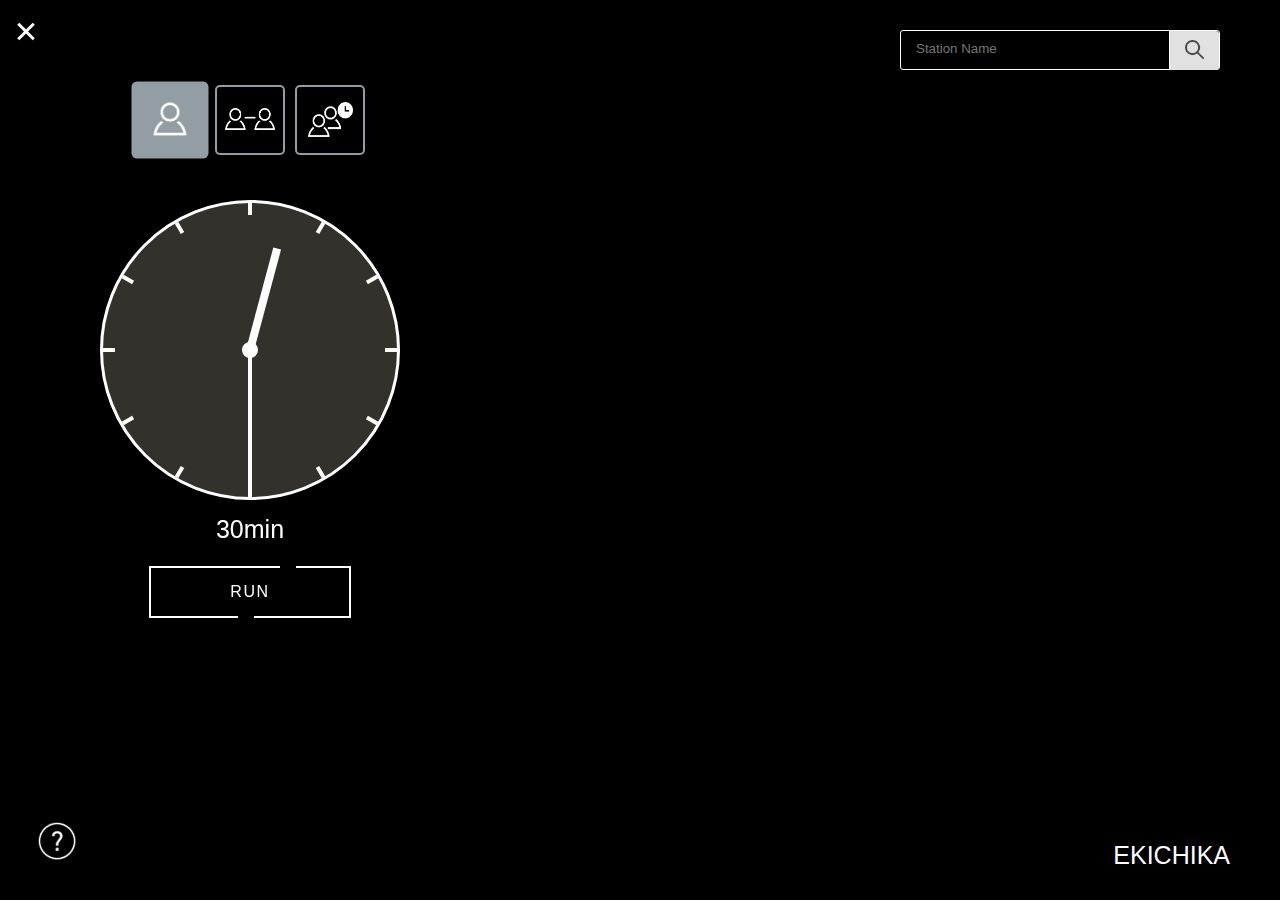
<file: ekichika/index.html>
<!DOCTYPE html>
<meta charset="utf-8" />
<title>EKICHIKA</title>
<style>
  .html {
    font-family: "Lora", serif;
    font-family: "Ubuntu", sans-serif;
  }

  .body {
    height: auto;
    width: auto;
  }

  .background {
    fill: black;
    pointer-events: all;
  }

  #states {
    fill: grey;
  }

  #state-borders {
    fill: none;
    stroke: black;
    /* stroke-width: 1.5px; */
    stroke-linejoin: round;
    stroke-linecap: round;
    pointer-events: none;
  }

  .wave {
    pointer-events: none;
  }

  .text {
    pointer-events: none;
  }


  #title{
    color: #fff;
    position: absolute;
    /* right: 410px; */
    /* top: 30px; */
    /* left: 180px;
    top: 15px; */
    bottom: 30px;
    right: 50px;
    font-size: 25px;
  }
</style>

<link rel="preconnect" href="https://fonts.googleapis.com" />
<link rel="preconnect" href="https://fonts.gstatic.com" crossorigin />
<link href="https://fonts.googleapis.com/css2?family=Lora&family=Ubuntu:wght@300&display=swap" rel="stylesheet" />
<link rel="stylesheet" href="sidebar.css" />
<link rel="stylesheet" href="button.css" />
<link rel="stylesheet" href="form.css" />
<link rel="stylesheet" href="clock.css" />
<link rel="stylesheet" href="menu.css" />
<link rel="stylesheet" href="search.css" />
<link rel="stylesheet" href="modal.css" />
<link rel="stylesheet" href="ekilist.css" />
<link rel="stylesheet" href="goalStations.css" />
<link rel="stylesheet" href="fukidashi.css" />
<link rel="stylesheet" href="denkouKeijiban.css" />

<body bgcolor="black">
  <!-- >>> for sidebar >>> -->
  <input type="checkbox" class="openSidebarMenu" id="openSidebarMenu" checked />
  <label for="openSidebarMenu" class="sidebarIconToggle">
    <div class="spinner diagonal part-1"></div>
    <div class="spinner horizontal"></div>
    <div class="spinner diagonal part-2"></div>
  </label>
  <div id="sidebarMenu">
    <p class="ledText" id="ledText"><span id="keiziban" >駅を2つ以上選んでください</span></p>
    <!-- <div class="wrapper"> -->
    <!-- >>> for search >>> -->

    <!-- <div class="cp_iptxt">
        <input class="ef" type="text" placeholder="" id="inputEkiname" />
        <label>Station Name</label>
        <span class="focus_line"></span>
      </div>

      <a href="javascript:ekiSearch();" class="btn btn-svg" id="search">
        <svg>
          <rect x="2" y="2" rx="0" fill="none" width="200" height="50"></rect>
        </svg>
        <span>SEARCH</span>
      </a>
      <br /> -->

    <!-- </div> -->
    <!-- <<< for search <<< -->

    <!-- >>> for menu >>> -->


    <div class="container" id="container">
      <div class="radio-tile-group">
        <!-- <form name="formMenu"> -->
          <div class="input-container">
            <input id="one" class="radio-button" type="radio" name="radio" checked value="one"
            onchange="onMenuChange()" />
            <div class="radio-tile">
              <div class="icon one-icon">
                <img src="./fig/one_.png" width="30" height="30" />
              </div>
            </div>
          </div>
          <p class="fukidashi">ひとりでどこまでいけるかな</p>
          
          <div class="input-container">
            <input id="meet" class="radio-button" type="radio" name="radio" value="meet" onchange="onMenuChange()" />
            <div class="radio-tile">
              <div class="icon meet-icon">
                <img src="./fig/meet_.png" width="50" height="22" />
              </div>
            </div>
          </div>
          <p class="fukidashi">どこに集合しようかな</p>
          
          <div class="input-container">
            <input id="meetWithTime" class="radio-button" type="radio" name="radio" value="meetWithTime"
            onchange="onMenuChange()" />
            <div class="radio-tile">
              <div class="icon car-icon">
                <img src="./fig/meetWithTime_.png" width="45" height="35" />
              </div>
            </div>
          </div>
          <p class="fukidashi">みんなでどこまでいけるかな</p>
        <!-- </form> -->
      </div>
    </div>
    <!-- <<< for menu <<< -->

    <!-- >>> for clock >>> -->
    <div class="wrapper">


      <div id="clockAndTime">
        <div class="clock" id="clock" draggable="true">
          <div class="scale" id="scale"></div>
          <div class="hour line"></div>
          <div class="min line" draggable="true" id="minLine"></div>
        </div>
        <div id="setTime" class="wrapper"></div>
        <br />
      </div>

      <a href="javascript:run();" class="btn btn-svg">
        <svg>
          <rect x="2" y="2" rx="0" fill="none" width="200" height="50"></rect>
        </svg>
        <span>RUN</span>
      </a>
    </div>
    <!-- <<< for clock <<< -->
    <!-- <br> -->
    <div id="selectedEkilist">
    </div>
    <div id="goalStations">
      <div id="goalGreen"><span class="border-radius green"></span><span id="goalGreenName" class="padleft">茗荷谷</span><br><span class="border-radius"></span><span id="goalGreenTime" class="padleft">25min</span></div>
      <div id="goalPurple"><span class="border-radius purple"></span><span id="goalPurpleName" class="padleft">押上（東京スカイツリー前）</span><br><span class="border-radius"></span><span id="goalPurpleTime" class="padleft">30min</span></div>
      <div id="goalOne"><span class="border-radius green"></span><span class="border-radius purple"></span><span id="goalOneName" class="padleft">押上（東京スカイツリー前）</span><br><span class="border-radius"></span><span class="border-radius"></span><span id="goalOneTime" class="padleft">30min</span></div>
    </div>
    <div id="open">
      <img src="fig/help.png" width="40px" height="40px" />
    </div>
  </div>



  <div id="mask" class="hidden"></div>
  <section id="modal1" class="hidden modal">
    <p>
      <strong>使い方</strong><br />
      1. スタートにしたい駅をクリックする．<br />
      2. マウスを使って時計をセッティングする．<br />
      3. RUNボタンを押す．<br />
      <br />
      設定した時間内にスタートから到達できる駅が表示されます．
    </p>
    <div id="close1" class="close">Close</div>
  </section>
  <section id="modal2" class="hidden modal">
    <p>
      <strong>使い方</strong><br />
      1. 集合する複数人の最寄り駅をクリックする．<br />
      2. RUNボタンを押す．<br />
      <br />
      最も早く集合できる駅が
      <strong><span class="textGreen">黄緑色</div>
      </strong>
      で表示され，<br />集まりやすい大きな駅が
      <strong>
        <span class="textPuple">紫色</div>
      </strong>
      で表示されます．
    </p>
    <div id="close2" class="close">Close</div>
  </section>
  <section id="modal3" class="hidden modal">
    <p>
      <strong>使い方</strong><br />
      1. それぞれの最寄駅をクリックする．<br />
      2. マウスを使って時計をセッティングする．<br />
      3. RUNボタンを押す．<br />
      <br />
      設定した時間以内に全員が行ける駅が
      <span class="textLightBlue"><strong>薄青色</strong></span>
      で表示されます．<br />
    </p>
    </p>
    <div id="close3" class="close">Close</div>
  </section>

  <div class="search">
    <input type="text" placeholder="Station Name" id="inputEkiname" />
    <button onclick="ekiSearch()" id="search">
      <img src="fig/search2.png" width="19px" height="19px" />
    </button>
  </div>
  
  <div id="title">EKICHIKA</div>

  <!-- <<< for sidebar <<< -->
  <script src="./d3.js" charset="utf-8"></script>
  <script src="//d3js.org/topojson.v1.min.js"></script>
  <script src="./search.js"></script>
  <script src="./clock.js"></script>
  <!--<script src="./tooltip.js"></script>-->
  <script src="./menu.js"></script>
  <script src="./ekilist.js"></script>
  <script>
    var w = window,
      d = document,
      e = d.documentElement,
      BODY = d.getElementsByTagName("body")[0];
    var width = w.innerWidth || e.clientWidth || BODY.clientWidth;
    var height = w.innerHeight || e.clientHeight || BODY.clientHeight;

    var userSetHour = 0;
    var userSetTime = 30;
    var stationQueue = [];
    var ekiNameToEkiData = {};
    var clicked_stations = new Set();
    var clicked_stations_names = new Set();
    var Greens = [];
    var Purples = [];
    var goal_station_name_ID = [];
    var goal_station_time = [];

    var mode = "one";

    d3.select(window).on("resize", resizing);

    var projection = d3
      .geoMercator()
      .scale(60000)
      .center([139.38, 35.710335]) //[139.463191, 35.710335]
      .translate([width / 2, height / 2]);

    var path = d3.geoPath().projection(projection);

    var zoom = d3
      .zoom()
      .scaleExtent([1, 200])
      .on("zoom", function (event) {
        g.selectAll("path").attr("transform", event.transform);
        //駅
        g.selectAll(".circle")
          .attr("transform", event.transform)
          .attr("r", function (d) {
            return (1.35 * Math.sqrt(d.noriire)) / Math.cbrt(event.transform.k);
          })
          .attr("stroke-width", 0.4 / Math.cbrt(event.transform.k));
        //波
        g.selectAll(".wave")
          .attr("transform", event.transform)
          .attr("r", function (d) {
            return 100 / Math.cbrt(event.transform.k);
          })
          .attr("stroke-width", 0.2 / Math.cbrt(event.transform.k));
        //線
        g.selectAll("line")
          .attr("transform", event.transform)
          .attr("stroke-width", 2 / Math.cbrt(event.transform.k));
        //境界
        g.selectAll("#state-borders").attr(
          "stroke-width",
          1.5 / Math.cbrt(event.transform.k)
        );
        //tooltip
        resizeStationTooltip(event);
        hideStationTooltipOnZoom(event);
        //テキスト
        if (event.transform.k > 6) {
          g.selectAll("text")
            .attr("transform", event.transform)
            .attr("font-size", function (d) {
              return (
                (0.6 * Math.sqrt(d.noriire)) / Math.cbrt(event.transform.k)
              );
            })
            .attr("dy", function (d) {
              return (
                (0.2 * Math.sqrt(d.noriire)) / Math.cbrt(event.transform.k)
              );
            })
            .attr("opacity", (event.transform.k - 6) / 5);
        } else {
          g.selectAll("text").attr("opacity", 0);
        }
      });

    var svg = d3
      .select("body")
      .append("svg")
      .attr("width", width)
      .attr("height", height)
      .attr("x", 0)
      .attr("y", 0);

    var g = svg.append("g").call(zoom);

    g.append("rect")
      .attr("class", "background")
      .attr("width", width)
      .attr("height", height)
      .on("click", reset_selections);
    // .attr("stroke", "lightgrey")
    // .attr("stroke-width", 20);

    function reset_selections() {
      g.selectAll(".wave").remove();
      // g.selectAll(".wave_in").remove();
      g.selectAll("circle").attr("fill-opacity", 0.2).attr("fill", "white");
      g.selectAll("line")
        .transition()
        .duration(500)
        .ease(d3.easeLinear)
        .attr("opacity", 1);
      clicked_stations.clear();
      clicked_stations_names.clear();
      last_center_station = NaN;
      insertAllSelectedEkilist();
    }

    showMap().then(() => {
      d3.csv("joinWithIdoKeido.csv")
        .then(function (data) {
          showline(data);
        })
        .then(() => {
          d3.csv("data.csv").then(function (data) {
            data.forEach(function (d) {
              ekiNameToEkiData[d.name] = d;
            });
            showCircle(data);
          });
        });
    });

    function showMap() {
      return new Promise((resolve) => {
        d3.json("./tokyo.topojson")
          .then(function (tk) {
            var tokyo = topojson.feature(tk, tk.objects.tokyo);
            g.append("g")
              .attr("id", "states")
              .selectAll("path")
              .data(tokyo.features)
              .enter()
              .append("path")
              .attr("d", path);
            // .on("click", clicked);

            g.append("path")
              .datum(
                topojson.mesh(tk, tk.objects.tokyo, function (a, b) {
                  return a !== b;
                })
              )
              .attr("id", "state-borders")
              .attr("stroke-width", 1.5)
              .attr("d", path);
          })
          .then(() => {
            resolve(true);
          });
      });
    }

    function showline(data) {
      function position(p) {
        p.attr("x1", function (d) {
          return projection([d.fromIdo, d.fromKeido])[0];
        });
        p.attr("y1", function (d) {
          return projection([d.fromIdo, d.fromKeido])[1];
        });
        p.attr("x2", function (d) {
          return projection([d.toIdo, d.toKeido])[0];
        });
        p.attr("y2", function (d) {
          return projection([d.toIdo, d.toKeido])[1];
        });
        p.attr("stroke", function (d) {
          return "rgb(" + d.r + "," + d.g + "," + d.b + ")";
        });
        p.attr("class", function (d) {
          return (
            "s" + d.fromID + "_" + d.toID + " " + "s" + d.toID + "_" + d.fromID
          );
        });
      }
      var links = g
        .selectAll("line")
        .data(data)
        .enter()
        .append("line")
        .attr("stroke-width", 2)
        .attr("class", function (d) {
          return (
            "s" + d.fromID + "_" + d.toID + " " + "s" + d.toID + "_" + d.fromID
          );
        })
        .call(position);

      links.append("title").text(function (d) {
        return d.routeName;
      });
    }

    function showCircle(data) {
      function position(p) {
        p.attr("cx", function (d) {
          return projection([d.ido, d.keido])[0];
        });
        p.attr("cy", function (d) {
          return projection([d.ido, d.keido])[1];
        });
        p.attr("r", function (d) {
          return 1.35 * Math.sqrt(d.noriire);
        });
        p.attr("stroke-width", 0.4);
        p.attr("id", function (d) {
          return d.name + d.GroupID;
        });
      }

      var circle = g
        .selectAll("circle")
        .data(data)
        .enter()
        .append("circle")
        .sort(order)
        .attr("class", "circle")
        .attr("fill", "white")
        .attr("fill-opacity", 0.2)
        .attr("stroke", "white")
        .call(position);


      // circle.on("mouseover", onMouseover).on("mouseout", onMouseout);
      function order(a, b) {
        return b.noriire - a.noriire;
      }

      circle.on("click", function (event, d) {
        if (mode == "one") {
          console.log(d);
          if (clicked_stations_names.has(d.name + d.GroupID)){
            clicked_stations.clear(); //空にする
            clicked_stations_names.clear();
            console.log(clicked_stations);
            console.log(clicked_stations_names);
            g.selectAll("circle")
                .transition()
                .duration(500)
                .ease(d3.easeLinear)
                .attr("fill-opacity", 0.2)
                .attr("fill", "white");
            g.selectAll(".wave").remove();
          } else {
            clicked_stations.clear(); //空にする
            clicked_stations_names.clear();
            clicked_stations.add(d.GroupID);
            clicked_stations_names.add(d.name + d.GroupID);

            console.log(clicked_stations);
            console.log(clicked_stations_names);
            g.selectAll("circle")
                .transition()
                .duration(500)
                .ease(d3.easeLinear)
                .attr("fill-opacity", 0.2)
                .attr("fill", "white");
            g.selectAll(".wave").remove();
            d3.select(this)
                .transition()
                .duration(500)
                .ease(d3.easeLinear)
                .attr("fill-opacity", 1)
                .attr("fill", "red");

            var circle_cx = d3.select(this).attr("cx");
            var circle_cy = d3.select(this).attr("cy");
            var circle_transform = d3.select(this).attr("transform");
            var kakudairitu = 0.2 / d3.select(this).attr("stroke-width");
            // 選択した駅から波動を発生させる
            var wave = g
                .append("circle")
                .attr("class", "wave wave_out")
                .attr("stroke", "white")
                .attr("stroke-width", 0.2)
                .attr("opacity", 1)
                .attr("fill-opacity", 0)
                .attr("cx", circle_cx)
                .attr("cy", circle_cy)
                .attr("r", 0)
                .attr("transform", circle_transform);

            wave
                .append("animate")
                .attr("class", "wave_out_animation")
                .attr("attributeName", "r")
                .attr("begin", "0s")
                .attr("dur", "1s")
                .attr("from", "0")
                .attr("to", "25")
                .attr("repeatCount", "indefinite");
          }
        } else {
          console.log(d);
        //   clicked_stations.add(d.GroupID);
          if (clicked_stations_names.has(d.name + d.GroupID)){
            clicked_stations_names.delete(d.name + d.GroupID)
            console.log(clicked_stations_names);
            if (Greens.length > 0 && Greens[0] == d.name + d.GroupID){
                d3.select(this)
                    .transition()
                    .duration(500)
                    .ease(d3.easeLinear)
                    .attr("fill-opacity", 1)
                    .attr("fill", "lime");
            } else if (Purples.length > 0 && Purples[0] == d.name + d.GroupID){
                d3.select(this)
                    .transition()
                    .duration(500)
                    .ease(d3.easeLinear)
                    .attr("fill-opacity", 1)
                    .attr("fill", "darkviolet");
            } else {
                d3.select(this)
                    .transition()
                    .duration(500)
                    .ease(d3.easeLinear)
                    .attr("fill-opacity", 0.2)
                    .attr("fill", "white");
            }
            g.select(".wave_" + d.name).remove();
          } else {
            clicked_stations_names.add(d.name + d.GroupID);
            // console.log(clicked_stations);
            console.log(clicked_stations_names);
            d3.select(this)
                .transition()
                .duration(500)
                .ease(d3.easeLinear)
                .attr("fill-opacity", 1)
                .attr("fill", "red");

            var circle_cx = d3.select(this).attr("cx");
            var circle_cy = d3.select(this).attr("cy");
            var circle_transform = d3.select(this).attr("transform");
            var kakudairitu = 0.2 / d3.select(this).attr("stroke-width");
            // 選択した駅から波動を発生させる
            var wave = g
                .append("circle")
                .attr("class", "wave wave_out wave_" + d.name)
                .attr("stroke", "white")
                .attr("stroke-width", 0.2)
                .attr("opacity", 1)
                .attr("fill-opacity", 0)
                .attr("cx", circle_cx)
                .attr("cy", circle_cy)
                .attr("r", 0)
                .attr("transform", circle_transform);

            wave
                .append("animate")
                .attr("class", "wave_out_animation")
                .attr("attributeName", "r")
                .attr("begin", "0s")
                .attr("dur", "1s")
                .attr("from", "0")
                .attr("to", "25")
                .attr("repeatCount", "indefinite");
          }
        }
        insertAllSelectedEkilist();
      });
      circle.on("mouseover", foldedTooltipHandlerOnCircle)
                .on("mouseout", foldedTooltipHandlerOnCircle);

      var text = g
        .selectAll("text")
        .data(data)
        .enter()
        .append("text")
        .attr("class", "text")
        .attr("fill", "black")
        .attr("text-anchor", "middle")
        .attr("stroke", "none")
        .attr("opacity", 0)
        // .style("font-family","Ubuntu")
        .call(textPosition);

      function textPosition(p) {
        p.attr("x", function (d) {
          return projection([d.ido, d.keido])[0];
        });
        p.attr("y", function (d) {
          return projection([d.ido, d.keido])[1];
        });
        p.text(function (d) {
          return d.name;
        });
        p.attr("font-size", function (d) {
          return 0.6 * Math.sqrt(d.noriire);
        });
        p.attr("dy", function (d) {
          return 0.2 * Math.sqrt(d.noriire);
        });
      }
    }

    function resizing() {
      w = window;
      e = d.documentElement;
      BODY = d.getElementsByTagName("body")[0];
      width = w.innerWidth || e.clientWidth || BODY.clientWidth;
      height = w.innerHeight || e.clientHeight || BODY.clientHeight;
      svg.attr("width", width).attr("height", height);
      svg.selectAll(".background").attr("width", width).attr("height", height);
    }

    // function openGoogleMap(d) {
    //   window.open(
    //     "https://www.google.co.jp/maps/search/%E3%83%AC%E3%82%B9%E3%83%88%E3%83%A9%E3%83%B3+" +
    //       d.name
    //   );
    // }

    var isAleradySearched = false;
    function ekiSearch() {
      isAleradySearched = true;
      var inputName = document.getElementById("inputEkiname").value;
      if (inputName.slice(-1) == "駅") {
        inputName = inputName.slice(0, -1);
      }
      console.log(inputName);
      if (ekiNameToEkiData[inputName] == undefined) {
        console.log(document.getElementById("inputEkiname").value.slice(0, 4));
        // alert(inputName + "駅が見つかりません");
        if (
          document.getElementById("inputEkiname").value.slice(0, 3) != "Not"
        ) {
          document.getElementById("inputEkiname").value =
            "Not Found : " + inputName;
        }
        return;
      }
      inputEkidata = ekiNameToEkiData[inputName];

      console.log("#" + inputEkidata.name + inputEkidata.GroupID);
      var kakudairitu =
        0.2 /
        d3
          .select("#" + inputEkidata.name + inputEkidata.GroupID)
          .attr("stroke-width");
      console.log("#" + inputEkidata.name + inputEkidata.GroupID);
      g.select("#" + inputEkidata.name + inputEkidata.GroupID)
        .transition()
        .duration(500)
        .ease(d3.easeSin, d3.easeSinInOut)
        .attr("r", function (d) {
          console.log(d);
          return (1.35 * Math.sqrt(d.noriire) * 5) / kakudairitu / 2;
        })
        .transition()
        .ease(d3.easeSin, d3.easeSinInOut)
        .attr("r", function (d) {
          return (1.35 * Math.sqrt(d.noriire)) / kakudairitu / 2;
        })
        .transition()
        .duration(500)
        .ease(d3.easeSin, d3.easeSinInOut)
        .attr("r", function (d) {
          console.log(d);
          return (1.35 * Math.sqrt(d.noriire) * 4) / kakudairitu / 2;
        })
        .transition()
        .ease(d3.easeSin, d3.easeSinInOut)
        .attr("r", function (d) {
          return (1.35 * Math.sqrt(d.noriire)) / kakudairitu / 2;
        })
        .transition()
        .duration(500)
        .ease(d3.easeSin, d3.easeSinInOut)
        .attr("r", function (d) {
          console.log(d);
          return (1.35 * Math.sqrt(d.noriire) * 3) / kakudairitu / 2;
        })
        .transition()
        .ease(d3.easeSin, d3.easeSinInOut)
        .attr("r", function (d) {
          return (1.35 * Math.sqrt(d.noriire)) / kakudairitu / 2;
        });
    }

    function clearForm() {
      console.log(document.getElementById("inputEkiname").composing);
      if (isAleradySearched) {
        document.getElementById("inputEkiname").value = "";
        isAleradySearched = false;
      }
      return;
    }

    function run() {
      if (mode == "one") {
        single_person();
      } else if (mode == "meet") {
        multi_person();
      } else if (mode == "meetWithTime") {
        multi_person_within_time();
      }
    }

    document.getElementById("inputEkiname").addEventListener("keydown", (e) => {
      if (e.keyCode == 13) {
        ekiSearch();
      }
      if (e.keyCode == 229) {
        clearForm();
      }
    });
    
    document.getElementById("inputEkiname").addEventListener("keydown", (e) => {
      if (e.keyCode == 13) {
        ekiSearch();
      }
      if (e.keyCode == 229) {
        clearForm();
      }
    });

    document.getElementById('container').addEventListener('mouseover', function(){
      document.getElementById("ledText").style.display = "none";
});
    BODY.addEventListener('click', function(){
      document.getElementById("ledText").style.display = "none";
});
    
  </script>





  <script src="./single_person.js"></script>
  <script src="./multi_person.js"></script>
  <script src="./multi_person_within_time.js"></script>
  <script src="./modal.js"></script>
  <script src="./tooltip.js"></script>
</body>
</file>
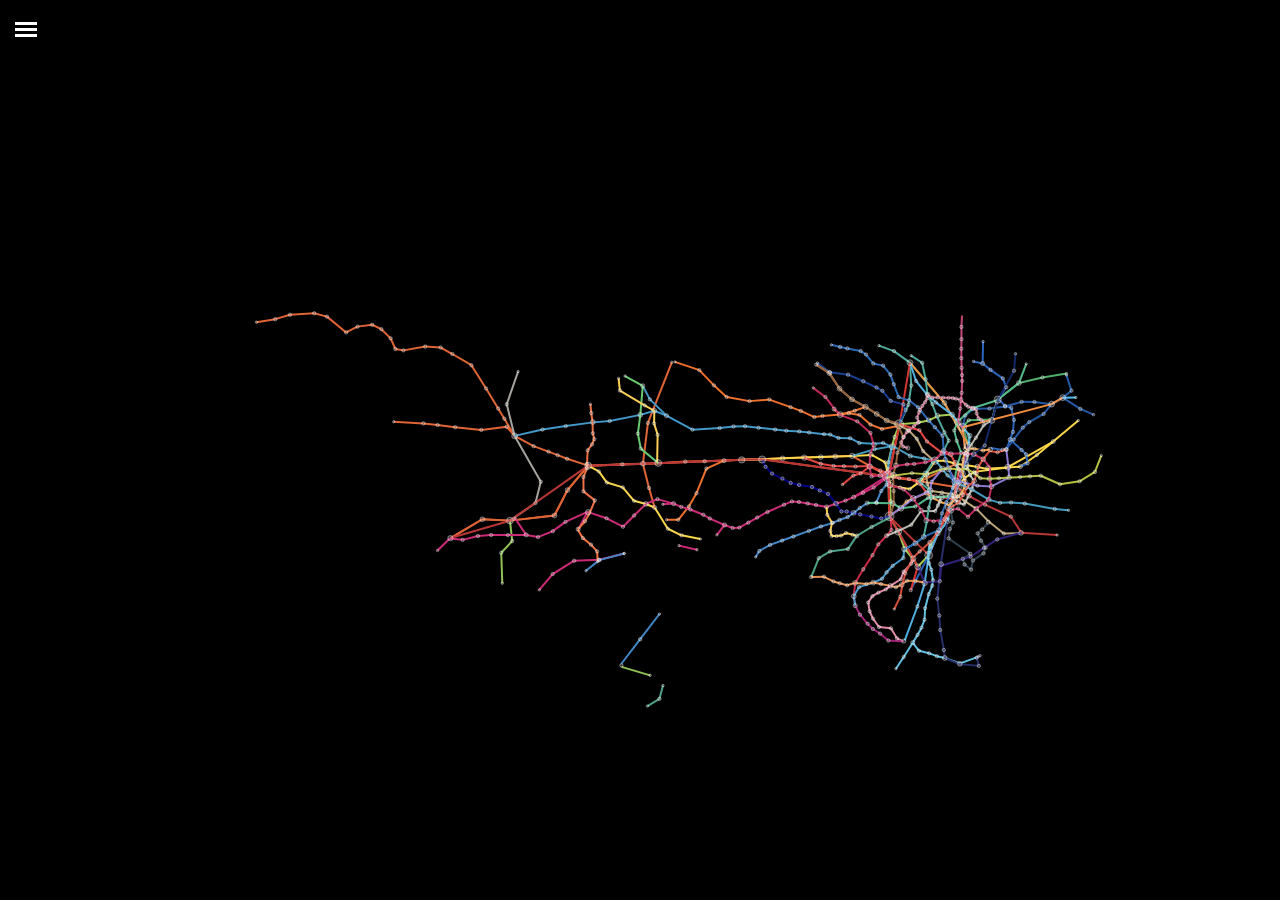
<file: ekichika/draw_tokyo.html>
<!DOCTYPE html>
<meta charset="utf-8" />
<style>
  .html {
    font-family: "Lora", serif;
    font-family: "Ubuntu", sans-serif;
  }

  .body {
    height: auto;
    width: auto;
  }

  .background {
    fill: black;
    pointer-events: all;
  }

  #states {
    fill: grey;
  }

  #state-borders {
    fill: none;
    stroke: black;
    /* stroke-width: 1.5px; */
    stroke-linejoin: round;
    stroke-linecap: round;
    pointer-events: none;
  }
  .wave {
    pointer-events: none;
  }
</style>
<!-- <link rel="preconnect" href="https://fonts.googleapis.com" />
<link rel="preconnect" href="https://fonts.gstatic.com" crossorigin />
<link
  href="https://fonts.googleapis.com/css2?family=Lora&display=swap"
  rel="stylesheet"
/> -->
<link rel="preconnect" href="https://fonts.googleapis.com" />
<link rel="preconnect" href="https://fonts.gstatic.com" crossorigin />
<link
  href="https://fonts.googleapis.com/css2?family=Lora&family=Ubuntu:wght@300&display=swap"
  rel="stylesheet"
/>
<link rel="stylesheet" href="sidebar.css" />
<link rel="stylesheet" href="button.css" />
<link rel="stylesheet" href="form.css" />
<link rel="stylesheet" href="clock.css" />
<body bgcolor="black">
  <!-- >>> for sidebar >>> -->
  <input type="checkbox" class="openSidebarMenu" id="openSidebarMenu" />
  <label for="openSidebarMenu" class="sidebarIconToggle">
    <div class="spinner diagonal part-1"></div>
    <div class="spinner horizontal"></div>
    <div class="spinner diagonal part-2"></div>
  </label>
  <div id="sidebarMenu">
    <div class="wrapper">
      <!-- >>> for search >>> -->

      <div class="cp_iptxt">
        <input class="ef" type="text" placeholder="" id="inputEkiname" />
        <label>Station Name</label>
        <span class="focus_line"></span>
      </div>
      <!-- <div id="errorDiv">hogehoge</div> -->

      <br />
      <a href="javascript:ekiSearch();" class="btn btn-svg">
        <svg>
          <rect x="2" y="2" rx="0" fill="none" width="200" height="50"></rect>
        </svg>
        <span>SEARCH</span>
      </a>
    </div>
    <!-- <<< for search <<< -->
    <!-- >>> for clock >>> -->
    <div class="wrapper">
      <div class="clock" id="clock" draggable="true">
        <div class="scale" id="scale"></div>
        <div class="hour line"></div>
        <div class="min line" draggable="true" id="minLine"></div>
      </div>
      <div id="setTime"></div>
      <br />
      <a href="javascript:show_whole_paths();" class="btn btn-svg">
        <svg>
          <rect x="2" y="2" rx="0" fill="none" width="200" height="50"></rect>
        </svg>
        <span>RUN</span>
      </a>
      <!-- <button id="runButton" onclick="show_whole_paths()">Run</button> -->
    </div>
    <script src="./clock.js"></script>
    <!-- <<< for clock <<< -->
  </div>

  <!-- <<< for sidebar <<< -->
  <script src="./d3.js" charset="utf-8"></script>
  <script src="//d3js.org/topojson.v1.min.js"></script>
  <script src="./search.js"></script>
  <script>
    var w = window,
      d = document,
      e = d.documentElement,
      BODY = d.getElementsByTagName("body")[0];
    var width = w.innerWidth || e.clientWidth || BODY.clientWidth;
    var height = w.innerHeight || e.clientHeight || BODY.clientHeight;

    var userSetHour = 0;
    var userSetTime = 30;
    var stationQueue = [];
    var ekiNameToEkiData = {};
    var clicked_stations = [];
    var goal_station_name_ID = [];
    var last_center_station = NaN;

    d3.select(window).on("resize", resizing);

    var projection = d3
      .geoMercator()
      .scale(60000)
      .center([139.463191, 35.710335])
      .translate([width / 2, height / 2]);

    var path = d3.geoPath().projection(projection);

    var zoom = d3
      .zoom()
      .scaleExtent([1, 200])
      .on("zoom", function (event) {
        g.selectAll("path").attr("transform", event.transform);
        //駅
        g.selectAll(".circle")
          .attr("transform", event.transform)
          .attr("r", function (d) {
            return (1.2 * Math.sqrt(d.noriire)) / Math.cbrt(event.transform.k);
          })
          .attr("stroke-width", 0.4 / Math.cbrt(event.transform.k));
        //波
        g.selectAll(".wave")
          .attr("transform", event.transform)
          .attr("r", function (d) {
            return 100 / Math.cbrt(event.transform.k);
          })
          .attr("stroke-width", 0.2 / Math.cbrt(event.transform.k));
        //線
        g.selectAll("line")
          .attr("transform", event.transform)
          .attr("stroke-width", 2 / Math.cbrt(event.transform.k));
        //境界
        g.selectAll("#state-borders").attr(
          "stroke-width",
          1.5 / Math.cbrt(event.transform.k)
        );
      });

    var svg = d3
      .select("body")
      .append("svg")
      .attr("width", width)
      .attr("height", height)
      .attr("x", 0)
      .attr("y", 0);

    var g = svg.append("g").call(zoom);

    g.append("rect")
      .attr("class", "background")
      .attr("width", width)
      .attr("height", height)
      .on("click", reset_selections);
    // .attr("stroke", "lightgrey")
    // .attr("stroke-width", 20);

    function reset_selections() {
      g.selectAll(".wave").remove();
      // g.selectAll(".wave_in").remove();
      g.selectAll("circle").attr("fill-opacity", 0.2).attr("fill", "white");
      g.selectAll("line")
        .transition()
        .duration(500)
        .ease(d3.easeLinear)
        .attr("opacity", 1);
      clicked_stations = [];
      last_center_station = NaN;
    }

    showMap();

    d3.csv("data.csv").then(function (data) {
      data.forEach(function (d) {
        ekiNameToEkiData[d.name] = d;
      });
      setTimeout(() => {
        showCircle(data);
      }, 250);
    });
    d3.csv("joinWithIdoKeido.csv").then(function (data) {
      setTimeout(() => {
        showline(data);
      }, 120);
    });

    function showMap() {
      d3.json("./tokyo.topojson").then(function (tk) {
        var tokyo = topojson.feature(tk, tk.objects.tokyo);
        g.append("g")
          .attr("id", "states")
          .selectAll("path")
          .data(tokyo.features)
          .enter()
          .append("path")
          .attr("d", path);
        // .on("click", clicked);

        g.append("path")
          .datum(
            topojson.mesh(tk, tk.objects.tokyo, function (a, b) {
              return a !== b;
            })
          )
          .attr("id", "state-borders")
          .attr("stroke-width", 1.5)
          .attr("d", path);
      });
    }

    function showline(data) {
      function position(p) {
        p.attr("x1", function (d) {
          return projection([d.fromIdo, d.fromKeido])[0];
        });
        p.attr("y1", function (d) {
          return projection([d.fromIdo, d.fromKeido])[1];
        });
        p.attr("x2", function (d) {
          return projection([d.toIdo, d.toKeido])[0];
        });
        p.attr("y2", function (d) {
          return projection([d.toIdo, d.toKeido])[1];
        });
        p.attr("stroke", function (d) {
          return "rgb(" + d.r + "," + d.g + "," + d.b + ")";
        });
        p.attr("class", function (d) {
          return (
            "s" + d.fromID + "_" + d.toID + " " + "s" + d.toID + "_" + d.fromID
          );
        });
      }
      var links = g
        .selectAll("line")
        .data(data)
        .enter()
        .append("line")
        .attr("stroke-width", 2)
        .attr("class", function (d) {
          return (
            "s" + d.fromID + "_" + d.toID + " " + "s" + d.toID + "_" + d.fromID
          );
        })
        .call(position);

      links.append("title").text(function (d) {
        return d.routeName;
      });
    }

    function showCircle(data) {
      function position(p) {
        p.attr("cx", function (d) {
          return projection([d.ido, d.keido])[0];
        });
        p.attr("cy", function (d) {
          return projection([d.ido, d.keido])[1];
        });
        p.attr("r", function (d) {
          return 1.2 * Math.sqrt(d.noriire);
        });
        p.attr("stroke-width", 0.4);
        p.attr("id", function (d) {
          return d.name + d.GroupID;
        });
      }

      var circle = g
        .selectAll("circle")
        .data(data)
        .enter()
        .append("circle")
        .sort(order)
        .attr("class", "circle")
        .attr("fill", "white")
        .attr("fill-opacity", 0.2)
        .attr("stroke", "white")
        .call(position);

      circle.append("title").text(function (d) {
        return d.name;
      });

      // circle.on("mouseover", onMouseover).on("mouseout", onMouseout);
      function order(a, b) {
        return b.noriire - a.noriire;
      }

      circle.on("click", function (event, d) {
        d3.select(this).attr("fill-opacity", 1).attr("fill", "red");

        var circle_cx = d3.select(this).attr("cx");
        var circle_cy = d3.select(this).attr("cy");
        var circle_transform = d3.select(this).attr("transform");
        var kakudairitu = 0.2 / d3.select(this).attr("stroke-width");
        // 選択した駅から波動を発生させる
        var wave = g
          .append("circle")
          .attr("class", "wave wave_out")
          .attr("stroke", "white")
          .attr("stroke-width", 0.2)
          .attr("opacity", 1)
          .attr("fill-opacity", 0)
          .attr("cx", circle_cx)
          .attr("cy", circle_cy)
          .attr("r", 0)
          .attr("transform", circle_transform);

        wave
          .append("animate")
          .attr("class", "wave_out_animation")
          .attr("attributeName", "r")
          .attr("begin", "0s")
          .attr("dur", "1s")
          .attr("from", "0")
          .attr("to", "25")
          .attr("repeatCount", "indefinite");

        console.log(d);
        clicked_stations.push(d.GroupID);
        console.log(clicked_stations);
      });
    }

    //runされた時呼び出される関数
    function show_whole_paths() {
      if (clicked_stations.length == 0) {
        // 何も選択せずにrunされた時
        console.log("no stations selected!");
        return;
      } else if (clicked_stations.length == 1) {
        //一回の時
        console.log("selected one station");
        d3.selectAll("line")
          .transition()
          .duration(500)
          .ease(d3.easeLinear)
          .attr("opacity", 0);
        show_within_stations(clicked_stations[0]);
        // clicked_stations = [];
        //stationQueue = [];
      } else {
        console.log("selected more than one station");
        d3.selectAll("line")
          .transition()
          .duration(500)
          .ease(d3.easeLinear)
          .attr("opacity", 0);
        show_center_station();
        // clicked_stations = [];
        //stationQueue = [];
      }
    }

    //ある駅からn分以内に行ける駅を表示する関数
    function show_within_stations(groupid) {
      within_T_min(groupid, userSetHour * 60 + userSetTime, stationQueue);
      setTimeout(() => {
        while (stationQueue.length) {
          var rinsetsu_stations = stationQueue.shift();
          g.select(".s" + rinsetsu_stations[0] + "_" + rinsetsu_stations[1])
            .transition()
            .duration(500)
            .ease(d3.easeLinear)
            .attr("opacity", 1);
        }
      }, 1000);
    }

    //複数人で待ち合わせを表示する関数
    function show_center_station() {
      meet_up(clicked_stations, 180, stationQueue, goal_station_name_ID);
      setTimeout(() => {
        while (stationQueue.length) {
          var rinsetsu_stations = stationQueue.shift();
          g.select(".s" + rinsetsu_stations[0] + "_" + rinsetsu_stations[1])
            .transition()
            .duration(500)
            .ease(d3.easeLinear)
            .attr("opacity", 1);
        }
        if (goal_station_name_ID.length > 0) {
          var center_station = goal_station_name_ID.shift();

          if (last_center_station != NaN) {
            g.select("#" + last_center_station)
              .attr("fill-opacity", 0.2)
              .attr("fill", "white");
            g.select(".wave_in").remove();
          }
          g.select("#" + center_station)
            .attr("fill-opacity", 1)
            .attr("fill", "yellow");
          last_center_station = center_station;
          var circle_cx = d3.select("#" + center_station).attr("cx");
          var circle_cy = d3.select("#" + center_station).attr("cy");
          var circle_transform = d3
            .select("#" + center_station)
            .attr("transform");
          var kakudairitu =
            0.2 / d3.select("#" + center_station).attr("stroke-width");
          g.selectAll(".wave_out_animation").attr("to", 8);
          var wave = g
            .append("circle")
            .attr("stroke", "white")
            .attr("stroke-width", 0.2)
            .attr("class", "wave wave_in")
            .attr("opacity", 1)
            .attr("fill-opacity", 0)
            .attr("cx", circle_cx)
            .attr("cy", circle_cy)
            .attr("r", 0)
            .attr("transform", circle_transform);

          wave
            .append("animate")
            .attr("attributeName", "r")
            .attr("begin", "0s")
            .attr("dur", "1s")
            .attr("from", "25")
            .attr("to", "0")
            .attr("repeatCount", "indefinite");
        }
      }, 1000);
    }

    function resizing() {
      w = window;
      e = d.documentElement;
      BODY = d.getElementsByTagName("body")[0];
      width = w.innerWidth || e.clientWidth || BODY.clientWidth;
      height = w.innerHeight || e.clientHeight || BODY.clientHeight;
      svg.attr("width", width).attr("height", height);
      svg.selectAll(".background").attr("width", width).attr("height", height);
    }

    function openGoogleMap(d) {
      window.open(
        "https://www.google.co.jp/maps/search/%E3%83%AC%E3%82%B9%E3%83%88%E3%83%A9%E3%83%B3+" +
          d.name
      );
    }

    var isAleradySearched = false;
    function ekiSearch() {
      isAleradySearched = true;
      var inputName = document.getElementById("inputEkiname").value;
      if (ekiNameToEkiData[inputName] == undefined) {
        console.log(document.getElementById("inputEkiname").value.slice(0, 4));
        // alert(inputName + "駅が見つかりません");
        if (
          document.getElementById("inputEkiname").value.slice(0, 3) != "Not"
        ) {
          document.getElementById("inputEkiname").value =
            "Not Found : " + inputName;
        }
        return;
      }
      inputEkidata = ekiNameToEkiData[inputName];

      console.log("#" + inputEkidata.name + inputEkidata.GroupID);
      var kakudairitu =
        0.2 /
        d3
          .select("#" + inputEkidata.name + inputEkidata.GroupID)
          .attr("stroke-width");
      console.log("#" + inputEkidata.name + inputEkidata.GroupID);
      g.select("#" + inputEkidata.name + inputEkidata.GroupID)
        .transition()
        .duration(1000)
        .ease(d3.easeSin, d3.easeSinInOut)
        .attr("r", function (d) {
          console.log(d);
          return (1.2 * Math.sqrt(d.noriire) * 20) / kakudairitu ** 3 / 2;
        })
        .transition()
        .ease(d3.easeSin, d3.easeSinInOut)
        .attr("r", function (d) {
          return (1.2 * Math.sqrt(d.noriire)) / kakudairitu / 2;
        });
    }

    function clearForm() {
      console.log(document.getElementById("inputEkiname").composing);
      if (isAleradySearched) {
        // document.getElementById("inputEkiname").value = document
        //   .getElementById("inputEkiname")
        //   .value.slice(-1);
        document.getElementById("inputEkiname").value = "";
        isAleradySearched = false;
      }
      return;
    }

    // document.getElementById("inputEkiname").onkeypress = (e) => {
    //   // form1に入力されたキーを取得
    //   const key = e.keyCode || e.charCode || 0;
    //   // 13はEnterキーのキーコード
    //   if (key == 13) {
    //     ekiSearch();
    //   }
    //   if (key == 229) {
    //     clearForm();
    //   }
    // };

    document.getElementById("inputEkiname").addEventListener("keydown", (e) => {
      if (e.keyCode == 13) {
        ekiSearch();
      }
      if (e.keyCode == 229) {
        clearForm();
      }
    });
  </script>
</body>
</file>
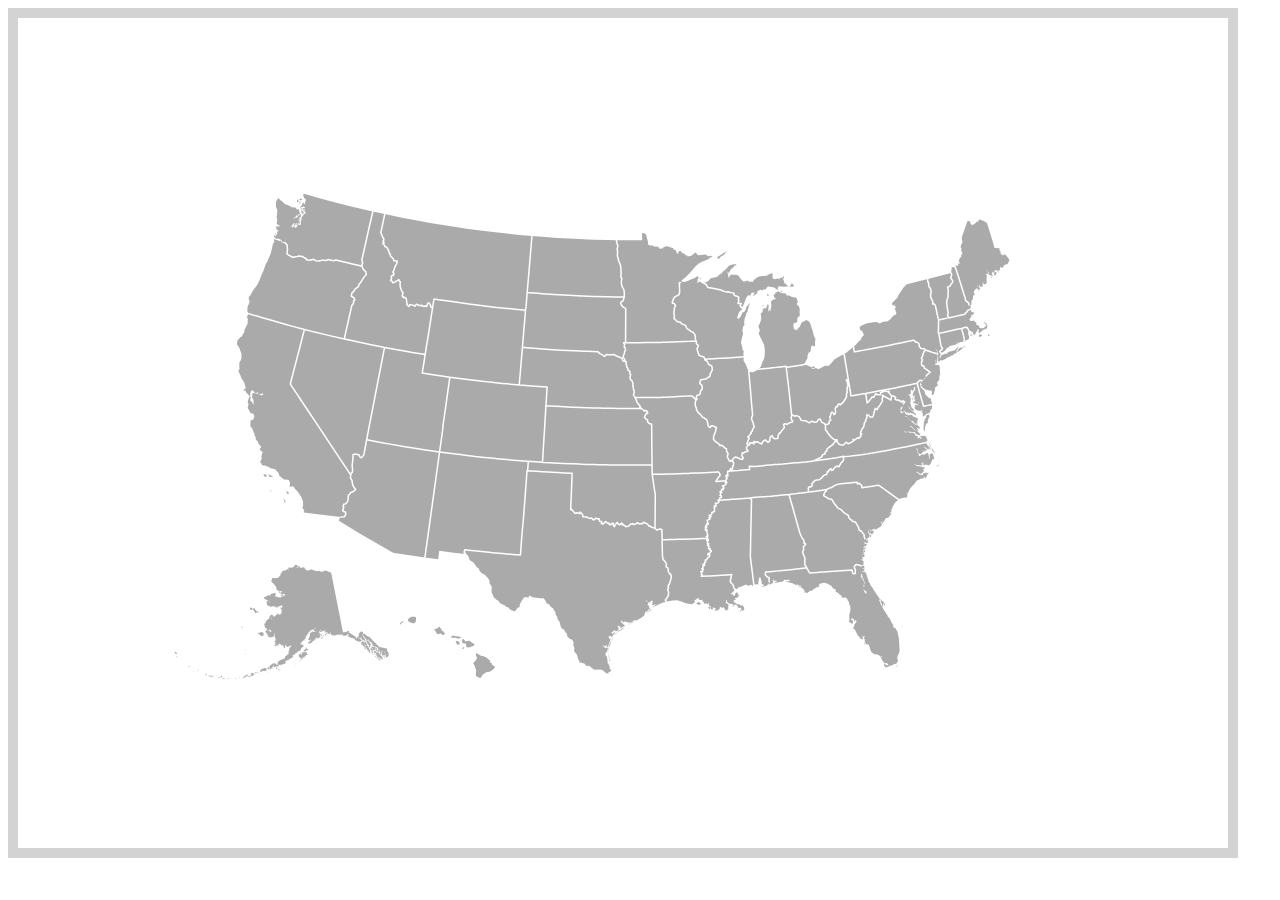
<file: HoT5/mitarai/mitarai.html>
<!DOCTYPE html>
<meta charset="utf-8">
<style>

.background {
  fill: none;
  pointer-events: all;
}

#states {
  fill: #aaa;
}

#state-borders {
  fill: none;
  stroke: #fff;
  stroke-width: 1.5px;
  stroke-linejoin: round;
  stroke-linecap: round;
  pointer-events: none;
}

</style>
<body>
<script src="./d3.v3.min.js"></script>
<script src="./topojson.v1.min.js"></script>
<script>

var w = window,
    d = document,
    e = d.documentElement,
    BODY = d.getElementsByTagName('body')[0];
var width = w.innerWidth || e.clientWidth || BODY.clientWidth;
var height = w.innerHeight|| e.clientHeight|| BODY.clientHeight;
width -= 50;
height -= 50;

d3.select(window)
  .on("resize", resizing);

var projection = d3.geo.albersUsa()
    .scale(1070)
    .translate([width / 2, height / 2]);

var path = d3.geo.path()
    .projection(projection);

var zoom = d3.behavior.zoom()
    .translate(projection.translate())
    .scale(projection.scale())
    .scaleExtent([height, 8 * height])
    .on("zoom", zoomed);

var svg = d3.select("body").append("svg")
    .attr("width", width)
    .attr("height", height);

var g = svg.append("g")
    .call(zoom);

g.append("rect")
    .attr("class", "background")
    .attr("width", width)
    .attr("height", height)
    .attr("stroke", "lightgrey")
    .attr("stroke-width", 20)

d3.json("./us.json", function(error, us) {
  if (error) throw error;

  g.append("g")
      .attr("id", "states")
    .selectAll("path")
      .data(topojson.feature(us, us.objects.states).features)
    .enter().append("path")
      .attr("d", path)
      .on("click", clicked);

  g.append("path")
      .datum(topojson.mesh(us, us.objects.states, function(a, b) { return a !== b; }))
      .attr("id", "state-borders")
      .attr("d", path);
});

function clicked(d) {
  var centroid = path.centroid(d),
      translate = projection.translate();

  projection.translate([
    translate[0] - centroid[0] + width / 2,
    translate[1] - centroid[1] + height / 2
  ]);

  zoom.translate(projection.translate());

  g.selectAll("path").transition()
      .duration(700)
      .attr("d", path);
}
　

function zoomed() {
  projection.translate(d3.event.translate).scale(d3.event.scale);
  g.selectAll("path").attr("d", path);
}

function resizing(){
  w = window;
  e = d.documentElement;
  BODY = d.getElementsByTagName('body')[0];
  width = w.innerWidth || e.clientWidth || BODY.clientWidth;
  height = w.innerHeight|| e.clientHeight|| BODY.clientHeight;
  width -= 50;
  height -= 50;
  svg.attr("width", width)
    .attr("height", height);
  svg.selectAll(".background")
    .attr("width", width)
    .attr("height", height);
  console.log(svg.attr("width"  ));
}

</script>
</file>
<file: ekichika/sidebar.css>
html,
body {
  overflow-x: hidden;
  height: 100%;
}

body {
  background: #fff;
  padding: 0;
  margin: 0;
  /* font-family: 'Varela Round', sans-serif; */
}
.header {
  display: block;
  margin: 0 auto;
  width: 100%;
  max-width: 100%;
  box-shadow: none;
  background-color: #fc466b;
  position: fixed;
  /* height: 60px!important; */
  height: auto;
  overflow: hidden;
  z-index: 10;
}
.main {
  margin: 0 auto;
  display: block;
  height: 100%;
  margin-top: 60px;
}
.mainInner {
  display: table;
  height: 100%;
  width: 100%;
  text-align: center;
}
.mainInner div {
  display: table-cell;
  vertical-align: middle;
  font-size: 3em;
  font-weight: bold;
  letter-spacing: 1.25px;
}
#sidebarMenu {
  height: 100%;
  position: fixed;
  left: 0;
  width: 500px;
  /* margin-top: 60px; */
  transform: translateX(-500px);
  transition: transform 250ms ease-in-out;
  /* background: linear-gradient(180deg, #FC466B 0%, #3F5EFB 100%); */
  background-color: rgba(0, 0, 0, 0.5);
}
.sidebarMenuInner {
  margin: 0;
  padding: 0;
  border-top: 1px solid rgba(255, 255, 255, 0.1);
}
.sidebarMenuInner li {
  list-style: none;
  color: #fff;
  text-transform: uppercase;
  font-weight: bold;
  padding: 20px;
  cursor: pointer;
  border-bottom: 1px solid rgba(255, 255, 255, 0.1);
}
.sidebarMenuInner li span {
  display: block;
  font-size: 14px;
  color: rgba(255, 255, 255, 0.5);
}
.sidebarMenuInner li a {
  color: #fff;
  text-transform: uppercase;
  font-weight: bold;
  cursor: pointer;
  text-decoration: none;
}
input[type="checkbox"]:checked ~ #sidebarMenu {
  transform: translateX(0);
}

input[type="checkbox"] {
  transition: all 0.3s;
  box-sizing: border-box;
  display: none;
}
.sidebarIconToggle {
  transition: all 0.3s;
  box-sizing: border-box;
  cursor: pointer;
  position: absolute;
  z-index: 99;
  height: 100%;
  width: 100%;
  top: 22px;
  left: 15px;
  height: 22px;
  width: 22px;
}
.spinner {
  transition: all 0.3s;
  box-sizing: border-box;
  position: absolute;
  height: 3px;
  width: 100%;
  background-color: #fff;
}
.horizontal {
  transition: all 0.3s;
  box-sizing: border-box;
  position: relative;
  float: left;
  margin-top: 3px;
}
.diagonal.part-1 {
  position: relative;
  transition: all 0.3s;
  box-sizing: border-box;
  float: left;
}
.diagonal.part-2 {
  transition: all 0.3s;
  box-sizing: border-box;
  position: relative;
  float: left;
  margin-top: 3px;
}
input[type="checkbox"]:checked ~ .sidebarIconToggle > .horizontal {
  transition: all 0.3s;
  box-sizing: border-box;
  opacity: 0;
}
input[type="checkbox"]:checked ~ .sidebarIconToggle > .diagonal.part-1 {
  transition: all 0.3s;
  box-sizing: border-box;
  transform: rotate(135deg);
  margin-top: 8px;
}
input[type="checkbox"]:checked ~ .sidebarIconToggle > .diagonal.part-2 {
  transition: all 0.3s;
  box-sizing: border-box;
  transform: rotate(-135deg);
  margin-top: -9px;
}
</file>
<file: ekichika/button.css>
*,
*:before,
*:after {
  -webkit-box-sizing: inherit;
  box-sizing: inherit;
}

html {
  -webkit-box-sizing: border-box;
  box-sizing: border-box;
  font-size: 62.5%;
  /* font-family: "Ubuntu", sans-serif; */
}

/* body {
  padding: 30px;
} */

.btn,
a.btn,
button.btn {
  font-size: 1.6rem;
  font-weight: 700;
  line-height: 1.5;
  position: relative;
  display: inline-block;
  padding: 1rem 4rem;
  cursor: pointer;
  -webkit-user-select: none;
  -moz-user-select: none;
  -ms-user-select: none;
  user-select: none;
  -webkit-transition: all 0.3s;
  transition: all 0.3s;
  text-align: center;
  vertical-align: middle;
  text-decoration: none;
  letter-spacing: 0.1em;
  color: #fff;
  border-radius: 0.5rem;
}

a.btn-svg {
  /* font-family: 'Lora', serif; */
  font-weight: 500;
  line-height: 54px;

  width: 204px;
  height: 54px;
  padding: 0;

  cursor: pointer;
  text-decoration: none;

  background-color: transparent;
}

a.btn-svg svg {
  position: absolute;
  top: 0;
  left: 0;

  width: 100%;
  height: 100%;
}

a.btn-svg svg rect {
  -webkit-transition: all 400ms ease;
  transition: all 400ms ease;

  stroke: #fff;
  stroke-width: 2;
  stroke-dasharray: 200px, 16px;
  stroke-dashoffset: 70px;
}

a.btn-svg:hover svg rect {
  stroke-dashoffset: 284px;
}

a.btn-svg span {
  color: #fff;
}

#search {
  float: right;
}
</file>
<file: ekichika/form.css>
.cp_iptxt {
  /* font-family: "Lora", serif; */
  position: relative;
  width: 80%;
  margin: 40px 3%;
  color: #fff;
}
.cp_iptxt input[type="text"] {
  /* font-size: 15px/24px; */
  /* sans-serif; */
  /* font-family: "Lora", serif; */
  font-size: 23px;
  box-sizing: border-box;
  width: 100%;
  letter-spacing: 1px;
  /* padding-left: 4em; */
  padding-right: 1em;
  text-align: right;
  color: #fff;
}
.cp_iptxt input[type="text"]:focus {
  outline: none;
}
.ef {
  padding: 4px 0;
  border: 0;
  border-bottom: 1px solid #afafaf;
  background-color: transparent;
}
.ef ~ .focus_line {
  position: absolute;
  bottom: 0;
  left: 0;
  width: 0;
  height: 2px;
  transition: 0.4s;
  background-color: #fff;
}
.ef:focus ~ .focus_line,
.cp_iptxt.ef ~ .focus_line {
  width: 100%;
  transition: 0.4s;
}
.ef ~ label {
  position: absolute;
  z-index: -1;
  top: 4px;
  left: 0;
  width: 100%;
  transition: 0.3s;
  letter-spacing: 0.5px;
  color: #afafaf;
}
.ef:focus ~ label,
.cp_iptxt.ef ~ label {
  font-size: 12px;
  top: -16px;
  transition: 0.3s;
  color: #fff;
}

/* #errorDiv {
  font-family: "Lora", serif;
  font-size: 12px;
  color: rgba(255, 0, 0, 0.568);
  text-align: right;
  margin-left: 65%;
  top: -20px;
} */
</file>
<file: ekichika/clock.css>
/* >>> for clock >>> */

.wrapper {
  width: 100%;
  height: auto;
  padding-top: 5px;
  padding-bottom: 10px;
  box-sizing: border-box;
  /* background-color: black; */
  /* background-color: rgba(0, 0, 0, 0.5); */
  display: flex;
  align-items: center;
  flex-direction: column;
}

.clock {
  background-color: rgba(255, 243, 217, 0.2);
  border: 3px solid #fff;
  width: 300px;
  height: 300px;
  position: relative;
  border-radius: 50%;
}

.clock::after {
  width: 16px;
  height: 16px;
  background: #fff;
  content: "";

  position: absolute;
  top: calc(50% - 8px);
  left: calc(50% - 8px);
  border-radius: 50%;
}

.line {
  position: absolute;
  transform-origin: bottom;
}

.hour {
  width: 8px;
  height: 105px;
  background: #fff;
  top: calc(50% - 105px);
  left: calc(50% - 4px);
}

.min {
  width: 4px;
  height: 135px;
  background: #fff;
  top: calc(50% - 135px);
  left: calc(50% - 2px);
}

.scale {
  position: relative;
  width: 100%;
  height: 100%;
}

.scale > div {
  position: absolute;
  top: 0;
  left: calc(50% - 2px);
  width: 4px;
  height: 50%;
  transform-origin: bottom;
}

.scale > div::after {
  position: absolute;
  top: 0;
  content: "";
  width: 4px;
  height: 12px;
  background-color: #fff;
}

#setTime {
  padding-top: 1.5rem;
  font-size: 2.5rem;
  /* font-family: 'Lora', serif; */
  /* font-size: 20px; */
  color: #fff;
}
/* <<< for clock <<< */

#clockAndTime {
  padding-top: 30px;
}
</file>
<file: ekichika/menu.css>
* {
  box-sizing: border-box;
  font-family: "Helvetica Neue", sans-serif;
}
body {
  background-color: black;
}
.container {
  display: flex;
  justify-content: center;
  align-items: center;
  height: auto;
  padding-top: 80px;
  padding-bottom: 5px;
}
.radio-tile-group {
  display: flex;
  flex-wrap: wrap;
  justify-content: center;
}
.radio-tile-group .input-container {
  position: relative;
  height: 7rem;
  width: 7rem;
  margin: 0.5rem;
}
.radio-tile-group .input-container .radio-button {
  opacity: 0;
  position: absolute;
  top: 0;
  left: 0;
  height: 100%;
  width: 100%;
  margin: 0;
  cursor: pointer;
}
.radio-tile-group .input-container .radio-tile {
  display: flex;
  flex-direction: column;
  align-items: center;
  justify-content: center;
  width: 100%;
  height: 100%;
  border: 2px solid #929ea3;
  border-radius: 5px;
  padding: 1rem;
  transition: transform 300ms ease;
}
.radio-tile-group .input-container .icon svg {
  fill: #929ea3;
  width: 3rem;
  height: 3rem;
}
.radio-tile-group .input-container .radio-tile-label {
  text-align: center;
  font-size: 0.75rem;
  font-weight: 600;
  text-transform: uppercase;
  letter-spacing: 1px;
  color: #929ea3;
}
.radio-tile-group .input-container .radio-button:checked + .radio-tile {
  background-color: #929ea3;
  border: 2px solid #929ea3;
  color: white;
  transform: scale(1.1, 1.1);
}
.radio-tile-group
  .input-container
  .radio-button:checked
  + .radio-tile
  .icon
  svg {
  fill: white;
  background-color: #929ea3;
}
.radio-tile-group
  .input-container
  .radio-button:checked
  + .radio-tile
  .radio-tile-label {
  color: white;
  background-color: #929ea3;
}
</file>
<file: ekichika/search.css>
body {
  background: url(https://s3-us-west-2.amazonaws.com/s.cdpn.io/41294/hero.jpg)
    no-repeat center center fixed;
  background-size: cover;
}
.search {
  width: 320px;
  height: 40px;
  margin: 10px auto;
  background: #444;
  background: rgba(0, 0, 0, 0.2);
  border-radius: 3px;
  border: 1px solid #fff;
  float: right;
  position: absolute;
  top: 20px;
  right: 60px;
}
.search input {
  width: 220px;
  padding: 10px 5px;
  float: left;
  color: #ccc;
  border: 0;
  background: transparent;
  border-radius: 3px 0 0 3px;
  padding-left: 1.5rem;
}
.search input:focus {
  outline: 0;
  background: transparent;
}
.search button {
  font-size: large;
  position: relative;
  float: right;
  border: 0;
  padding: 0;
  padding-top: 3px;
  cursor: pointer;
  height: 39px;
  width: 50px;
  color: #fff;
  background: #e1e1e1;
  border-left: 1px solid #fff;
  border-radius: 0 3px 3px 0;
}
.search button:hover {
  background: #fff;
  color: #444;
}
.search button:active {
  background: transparent;
  box-shadow: 0px 0px 12px 0px #fff;
}
.search button:focus {
  outline: 0;
}
</file>
<file: ekichika/modal.css>
/* body { */
/* font-size: 16px; */
/* height: 1300px; */
/* } */

#open,
.close {
  cursor: pointer;
  width: 50px;
  /* border: 1px solid #ccc; */
  border: transparent;
  border-radius: 4px;
  text-align: center;
  padding: 12px;
  margin: 16px auto 0;
  /* background: #4caf50; */
  color: white;
  position: relative;
  /* top: 30%; */
}

#open {
  position: absolute;
  /* TODO set below */
  /* top: 250px; */
  bottom: 25px;
  left: 25px;
  /* top: -100px; */
  float: right;
  /* padding-right: 100px; */
}

.close {
  border: 1px solid#fff;
  width: 80px;
}

#mask {
  background: rgba(0, 0, 0, 0.4);
  position: fixed;
  top: 0;
  bottom: 0;
  right: 0;
  left: 0;
  z-index: 1;
}

.modal {
  font-size: 18px;
  padding-top: 60px;
  background: rgba(121, 121, 120, 0.9);
  color: rgb(255, 255, 255);
  /* width: 620px; */
  padding: 40px;
  border-radius: 4px;
  position: fixed;
  top: 50%;
  left: 50%;
  transform: translate(-50%, -50%);
  -webkit-transform: translate(-50%, -50%);
  -ms-transform: translate(-50%, -50%);
  margin: 0 auto;
  z-index: 2;
  transition: 0.4s;
}

.modal p {
  margin: 0 0 20px;
}

#mask.hidden {
  display: none;
}

.modal.hidden {
  display: none;
}

.textGreen {
  color: rgb(168, 255, 127);
}
.textPuple {
  color: rgb(207, 160, 252);
}
.textLightBlue {
  color: rgb(24, 47, 255);
}
</file>
<file: ekichika/ekilist.css>
#selectedEkilist {
  /* position: absolute; */
  position: relative;
  /* float: left; */
  /* left: 150px; */
  padding-left: 40px;
  padding-right: 40px;
  padding-top: 20px;
  display: inline-block;
  color: #fff;
  line-height: 3rem;
  word-break: normal;
}
span {
  display: inline-block;
}
.ekilist {
  font-size: 10px;
  text-align: center;
  /* background-color: #929ea3; */
  background-color: rgba(128, 128, 128, 0.9);
  /* padding-top: 0.5rem; */
  /* padding-bottom: 0.5rem; */
  padding-left: 1.2rem;
  padding-right: 1.2rem;
  margin-right: 0.3rem;
  margin-left: 0.3rem;
  margin-top: 0.5rem;
  margin-bottom: 0.5rem;
  /* margin-top: 1rem; */
  border-radius: 0.5rem 0.5rem 0.5rem 0.5rem;
  border-color: rgba(128, 128, 128, 0.9);
}
</file>
<file: ekichika/goalStations.css>
#goalStations {
  padding-top: 10px;
  display: none;
  /* text-align: center; */
  color: white;
  font-size: 20px;
  /* line-height: 70px; */
  margin-left: 80px;
  margin-right: 80px;
}

#goalOne {
  display: none;
  padding-top: 10px;
  padding-bottom: 10px;
  border-top: 1px solid rgba(255, 255, 255, 0.7);
  border-bottom: 1px solid rgba(255, 255, 255, 0.7);
}

#goalGreen {
  padding-top: 10px;
  padding-bottom: 10px;
  border-top: 1px solid rgba(255, 255, 255, 0.7);
  border-bottom: 1px solid rgba(255, 255, 255, 0.7);
}

#goalPurple {
  padding-top: 10px;
  padding-bottom: 10px;
  border-bottom: 1px solid rgba(255, 255, 255, 0.7);
}

.border-radius {
  width: 19px;
  height: 19px;
  /* line-height: 200px; */
  border-radius: 50%;
  color: #fff;
  /* text-align: center; */
  margin-right: 5px;
  margin-left: 5px;
  /* border-color: rgb(255, 255, 255); */
}

.green {
  background-color: lime;
  border: 1px solid;
}
.purple {
  background-color: darkviolet;
  border: 1px solid;
}

.padleft {
  padding-left: 10px;
}
</file>
<file: ekichika/fukidashi.css>
/* body {
  margin: 0;
  padding: 0;
} */
/* .css-fukidashi {
  padding: 0;
  margin: 0;
} */
/* .text {
  width: 200px;
  position: relative;
  margin: 80px 50px 50px;
  padding: 20px;
  border: 1px solid #ccc;
} */
.fukidashi {
  /* float: center; */
  /* margin: 0 auto; */
  display: none;
  width: 265px;
  position: absolute;
  top: 5px;
  left: 115px;
  padding: 10px;
  border-radius: 5px;
  background: #929ea391;
  border-color: #929ea391;
  color: #fff;
  font-size: 15px;
  /* font-weight: bold; */
  padding-left: 1.5rem;
}
.fukidashi:after {
  position: absolute;
  /* width: 0;
  height: 0;
  left: 0;
  bottom: 0px;z
  margin-left: 10px;
  border: solid transparent;
  border-color: transparent;
  border-top-color: #18181873;
  border-width: 10px;
  pointer-events: none;
  content: " "; */
}
.input-container:hover + .fukidashi {
  display: block;
}
</file>
<file: ekichika/denkouKeijiban.css>
/* =====================
	電光掲示板
======================= */
.ledText {
  display: none;
  width: 380px;
  overflow: hidden;
  position: absolute;
  padding: 5px 0;
  margin-top: 10px;
  color: #ffb400;
  font-size: 30px;
  font-weight: bold;
  background: #333333;
  margin-left: 60px;
  margin-right: 60px;
}

/* CSS3グラデーションでドット感を出す */
.ledText:after {
  content: " ";
  display: block;
  position: absolute;
  top: 0;
  right: 0;
  bottom: 0;
  left: 0;
  background-image: linear-gradient(#0a0600 1px, transparent 0px),
    linear-gradient(0, #0a0600 1px, transparent 1px);
  background-image: -webkit-linear-gradient(#0a0600 1px, transparent 0px),
    -webkit-linear-gradient(0, #0a0600 1px, transparent 1px);
  background-size: 2px 2px;
  z-index: 10;
}

/* CSS3アニメーションでスクロール */
.ledText span {
  display: inline-block;
  white-space: nowrap;
  padding-left: 100%;
  -webkit-animation-name: marquee;
  -webkit-animation-timing-function: linear;
  -webkit-animation-iteration-count: infinite;
  -webkit-animation-duration: 7s;
  -moz-animation-name: marquee;
  -moz-animation-timing-function: linear;
  -moz-animation-iteration-count: infinite;
  -moz-animation-duration: 7s;
  animation-name: marquee;
  animation-timing-function: linear;
  animation-iteration-count: infinite;
  animation-duration: 7s;
}

@-webkit-keyframes marquee {
  from {
    -webkit-transform: translate(0%);
  }
  99%,
  to {
    -webkit-transform: translate(-100%);
  }
}
@-moz-keyframes marquee {
  from {
    -moz-transform: translate(0%);
  }
  99%,
  to {
    -moz-transform: translate(-100%);
  }
}
@keyframes marquee {
  from {
    transform: translate(0%);
  }
  99%,
  to {
    transform: translate(-100%);
  }
}
</file>
